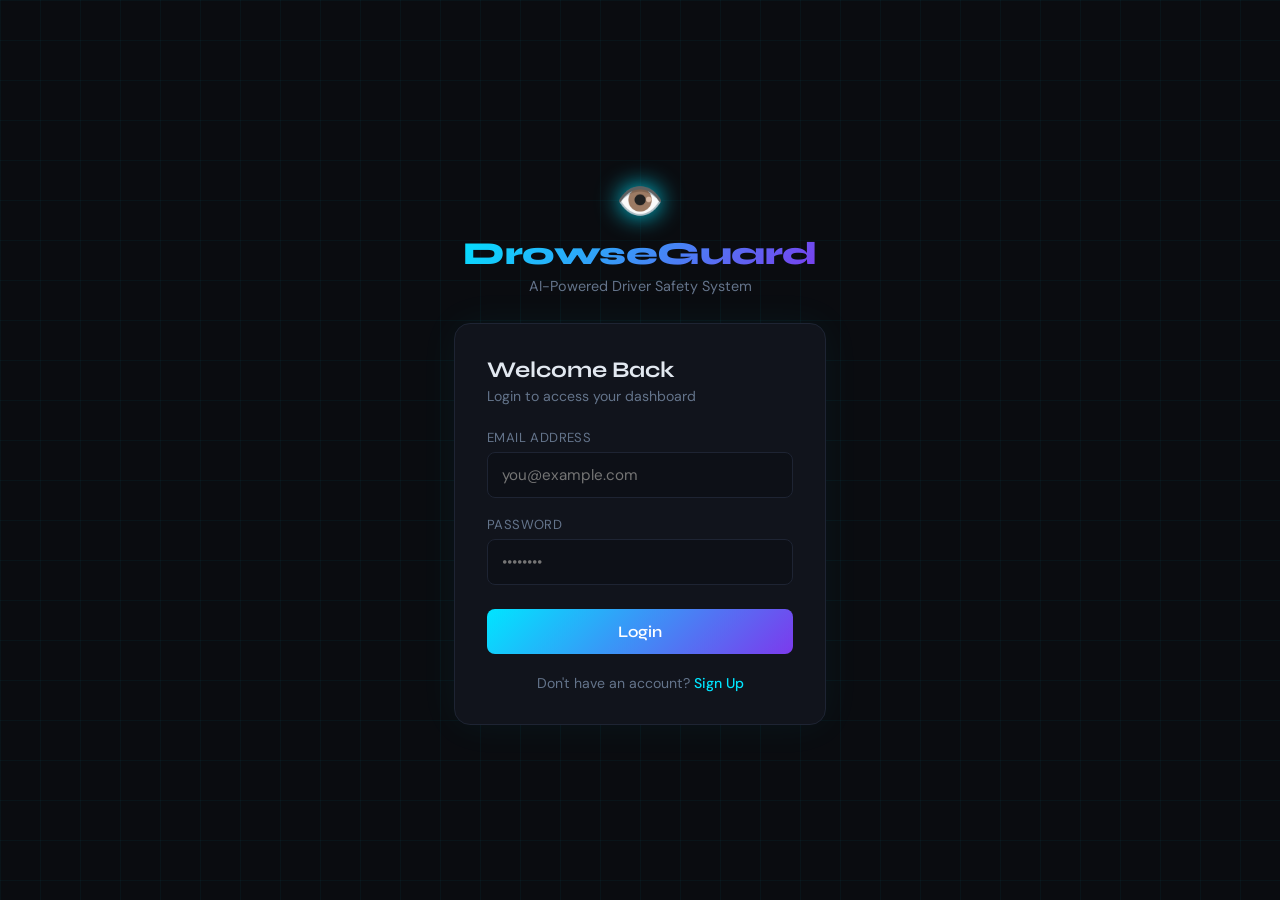
<file: drowsiness-detection-frontend/index.html>
<!DOCTYPE html>
<html lang="en">
<head>
  <meta charset="UTF-8" />
  <meta name="viewport" content="width=device-width, initial-scale=1.0"/>
  <title>DrowseGuard — Login</title>
  <link rel="stylesheet" href="css/auth.css" />
  <link href="https://fonts.googleapis.com/css2?family=Syne:wght@400;600;800&family=DM+Sans:wght@300;400;500&display=swap" rel="stylesheet"/>
</head>
<body>
  <div class="grid-bg"></div>

  <div class="auth-wrapper">
    <div class="brand">
      <span class="brand-icon">👁️</span>
      <h1>DrowseGuard</h1>
      <p>AI-Powered Driver Safety System</p>
    </div>

    <div class="card">
      <h2>Welcome Back</h2>
      <p class="subtitle">Login to access your dashboard</p>

      <div id="error-msg" class="error-msg hidden"></div>

      <div class="input-group">
        <label for="email">Email Address</label>
        <input type="email" id="email" placeholder="you@example.com" />
      </div>

      <div class="input-group">
        <label for="password">Password</label>
        <input type="password" id="password" placeholder="••••••••" />
      </div>

      <button class="btn-primary" onclick="handleLogin()">Login</button>

      <p class="switch-auth">Don't have an account? <a href="pages/signup.html">Sign Up</a></p>
    </div>
  </div>

  <script src="js/auth.js"></script>
</body>
</html>
</file>
<file: drowsiness-detection-frontend/css/auth.css>
*, *::before, *::after { box-sizing: border-box; margin: 0; padding: 0; }

:root {
  --bg: #0a0c10;
  --card: #11141c;
  --border: #1e2433;
  --accent: #00e5ff;
  --accent2: #7c3aed;
  --text: #e2e8f0;
  --muted: #64748b;
  --error: #ef4444;
  --success: #22c55e;
}

body {
  background: var(--bg);
  color: var(--text);
  font-family: 'DM Sans', sans-serif;
  min-height: 100vh;
  display: flex;
  align-items: center;
  justify-content: center;
  overflow: hidden;
}

.grid-bg {
  position: fixed; inset: 0;
  background-image:
    linear-gradient(rgba(0,229,255,0.04) 1px, transparent 1px),
    linear-gradient(90deg, rgba(0,229,255,0.04) 1px, transparent 1px);
  background-size: 40px 40px;
  pointer-events: none;
}

.auth-wrapper {
  width: 100%;
  max-width: 420px;
  padding: 24px;
  z-index: 1;
}

.brand {
  text-align: center;
  margin-bottom: 28px;
}

.brand-icon {
  font-size: 2.4rem;
  display: block;
  margin-bottom: 8px;
  filter: drop-shadow(0 0 12px var(--accent));
}

.brand h1 {
  font-family: 'Syne', sans-serif;
  font-size: 2rem;
  font-weight: 800;
  letter-spacing: -0.5px;
  background: linear-gradient(135deg, var(--accent), var(--accent2));
  -webkit-background-clip: text;
  -webkit-text-fill-color: transparent;
}

.brand p { color: var(--muted); font-size: 0.9rem; margin-top: 4px; }

.card {
  background: var(--card);
  border: 1px solid var(--border);
  border-radius: 16px;
  padding: 32px;
  box-shadow: 0 0 40px rgba(0,229,255,0.05);
}

.card h2 {
  font-family: 'Syne', sans-serif;
  font-size: 1.4rem;
  font-weight: 700;
  margin-bottom: 4px;
}

.subtitle { color: var(--muted); font-size: 0.88rem; margin-bottom: 24px; }

.input-group { margin-bottom: 18px; }

.input-group label {
  display: block;
  font-size: 0.82rem;
  color: var(--muted);
  margin-bottom: 6px;
  letter-spacing: 0.4px;
  text-transform: uppercase;
}

.input-group input {
  width: 100%;
  background: #0d1017;
  border: 1px solid var(--border);
  border-radius: 8px;
  padding: 12px 14px;
  color: var(--text);
  font-family: 'DM Sans', sans-serif;
  font-size: 0.95rem;
  transition: border-color 0.2s;
  outline: none;
}

.input-group input:focus {
  border-color: var(--accent);
  box-shadow: 0 0 0 3px rgba(0,229,255,0.08);
}

.btn-primary {
  width: 100%;
  padding: 13px;
  background: linear-gradient(135deg, var(--accent), var(--accent2));
  border: none;
  border-radius: 8px;
  color: #fff;
  font-family: 'Syne', sans-serif;
  font-size: 1rem;
  font-weight: 600;
  cursor: pointer;
  margin-top: 6px;
  transition: opacity 0.2s, transform 0.1s;
}

.btn-primary:hover { opacity: 0.9; transform: translateY(-1px); }
.btn-primary:active { transform: translateY(0); }

.switch-auth {
  text-align: center;
  margin-top: 20px;
  font-size: 0.88rem;
  color: var(--muted);
}

.switch-auth a { color: var(--accent); text-decoration: none; font-weight: 500; }

.error-msg {
  background: rgba(239,68,68,0.1);
  border: 1px solid rgba(239,68,68,0.3);
  color: var(--error);
  border-radius: 8px;
  padding: 10px 14px;
  font-size: 0.88rem;
  margin-bottom: 16px;
}

.success-msg {
  background: rgba(34,197,94,0.1);
  border: 1px solid rgba(34,197,94,0.3);
  color: var(--success);
  border-radius: 8px;
  padding: 10px 14px;
  font-size: 0.88rem;
  margin-bottom: 16px;
}

.hidden { display: none !important; }
</file>
